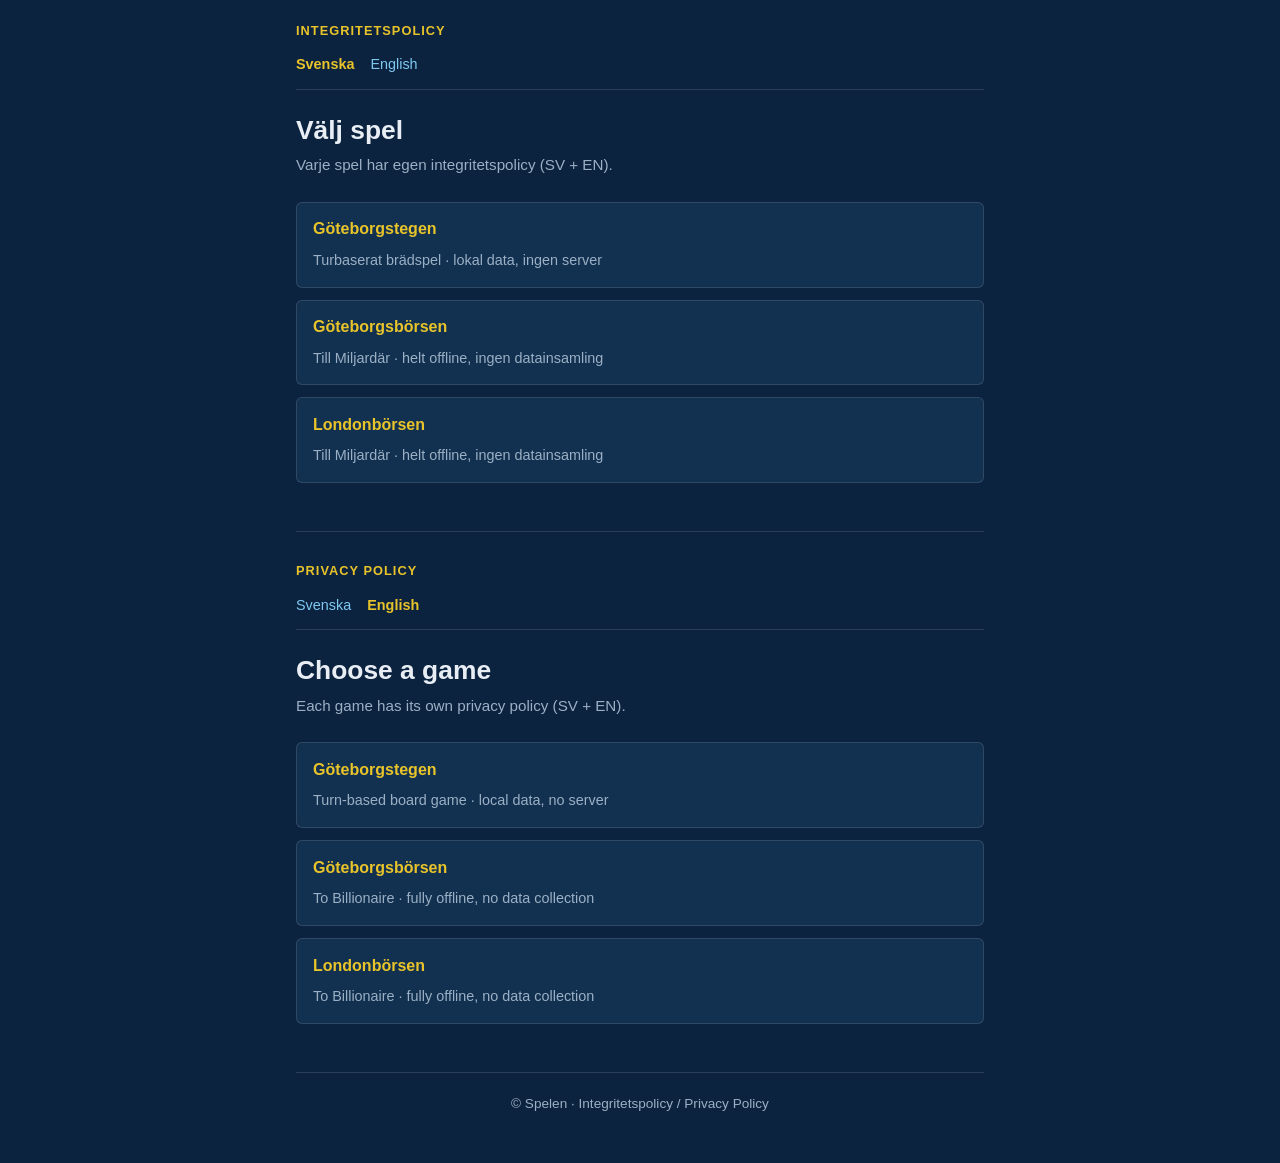
<file: docs/index.html>
<!DOCTYPE html>
<html lang="sv">
<head>
  <meta charset="UTF-8" />
  <meta name="viewport" content="width=device-width, initial-scale=1.0" />
  <title>Integritetspolicy – Spelen</title>
  <meta name="description" content="Integritetspolicyer för Göteborgstegen, Göteborgsbörsen och Londonbörsen. Ingen datainsamling." />
  <link rel="canonical" href="./" />
  <link rel="stylesheet" href="./policy.css" />

  <link rel="icon" href="./favicon.png" type="image/png" />
  <link rel="apple-touch-icon" href="./favicon.png" />

  <meta property="og:title" content="Integritetspolicy – Spelen" />
  <meta property="og:description" content="Integritetspolicyer för Göteborgstegen, Göteborgsbörsen och Londonbörsen." />
  <meta property="og:type" content="website" />
  <meta property="og:url" content="./" />
  <meta property="og:image" content="./og-image.png" />
  <meta property="og:locale" content="sv_SE" />
  <meta property="og:locale:alternate" content="en_US" />

  <meta name="theme-color" content="#0c2340" />
</head>
<body>
  <header>
    <p class="brand">Integritetspolicy</p>
    <nav aria-label="Språk">
      <a href="#sv" aria-current="page">Svenska</a>
      <a href="#en">English</a>
    </nav>
  </header>

  <section id="sv">
    <h1>Välj spel</h1>
    <p class="meta">Varje spel har egen integritetspolicy (SV + EN).</p>

    <ul class="game-list">
      <li>
        <a href="./goteborgstegen.html">
          <strong>Göteborgstegen</strong>
          <span>Turbaserat brädspel · lokal data, ingen server</span>
        </a>
      </li>
      <li>
        <a href="./goteborgsborsen.html">
          <strong>Göteborgsbörsen</strong>
          <span>Till Miljardär · helt offline, ingen datainsamling</span>
        </a>
      </li>
      <li>
        <a href="./londonborsen.html">
          <strong>Londonbörsen</strong>
          <span>Till Miljardär · helt offline, ingen datainsamling</span>
        </a>
      </li>
    </ul>
  </section>

  <div class="lang" id="en">
    <header>
      <p class="brand">Privacy Policy</p>
      <nav aria-label="Language">
        <a href="#sv">Svenska</a>
        <a href="#en" aria-current="page">English</a>
      </nav>
    </header>

    <h1>Choose a game</h1>
    <p class="meta">Each game has its own privacy policy (SV + EN).</p>

    <ul class="game-list">
      <li>
        <a href="./goteborgstegen.html#en">
          <strong>Göteborgstegen</strong>
          <span>Turn-based board game · local data, no server</span>
        </a>
      </li>
      <li>
        <a href="./goteborgsborsen.html#en">
          <strong>Göteborgsbörsen</strong>
          <span>To Billionaire · fully offline, no data collection</span>
        </a>
      </li>
      <li>
        <a href="./londonborsen.html#en">
          <strong>Londonbörsen</strong>
          <span>To Billionaire · fully offline, no data collection</span>
        </a>
      </li>
    </ul>
  </div>

  <footer>
    © Spelen · Integritetspolicy / Privacy Policy
  </footer>
</body>
</html>
</file>
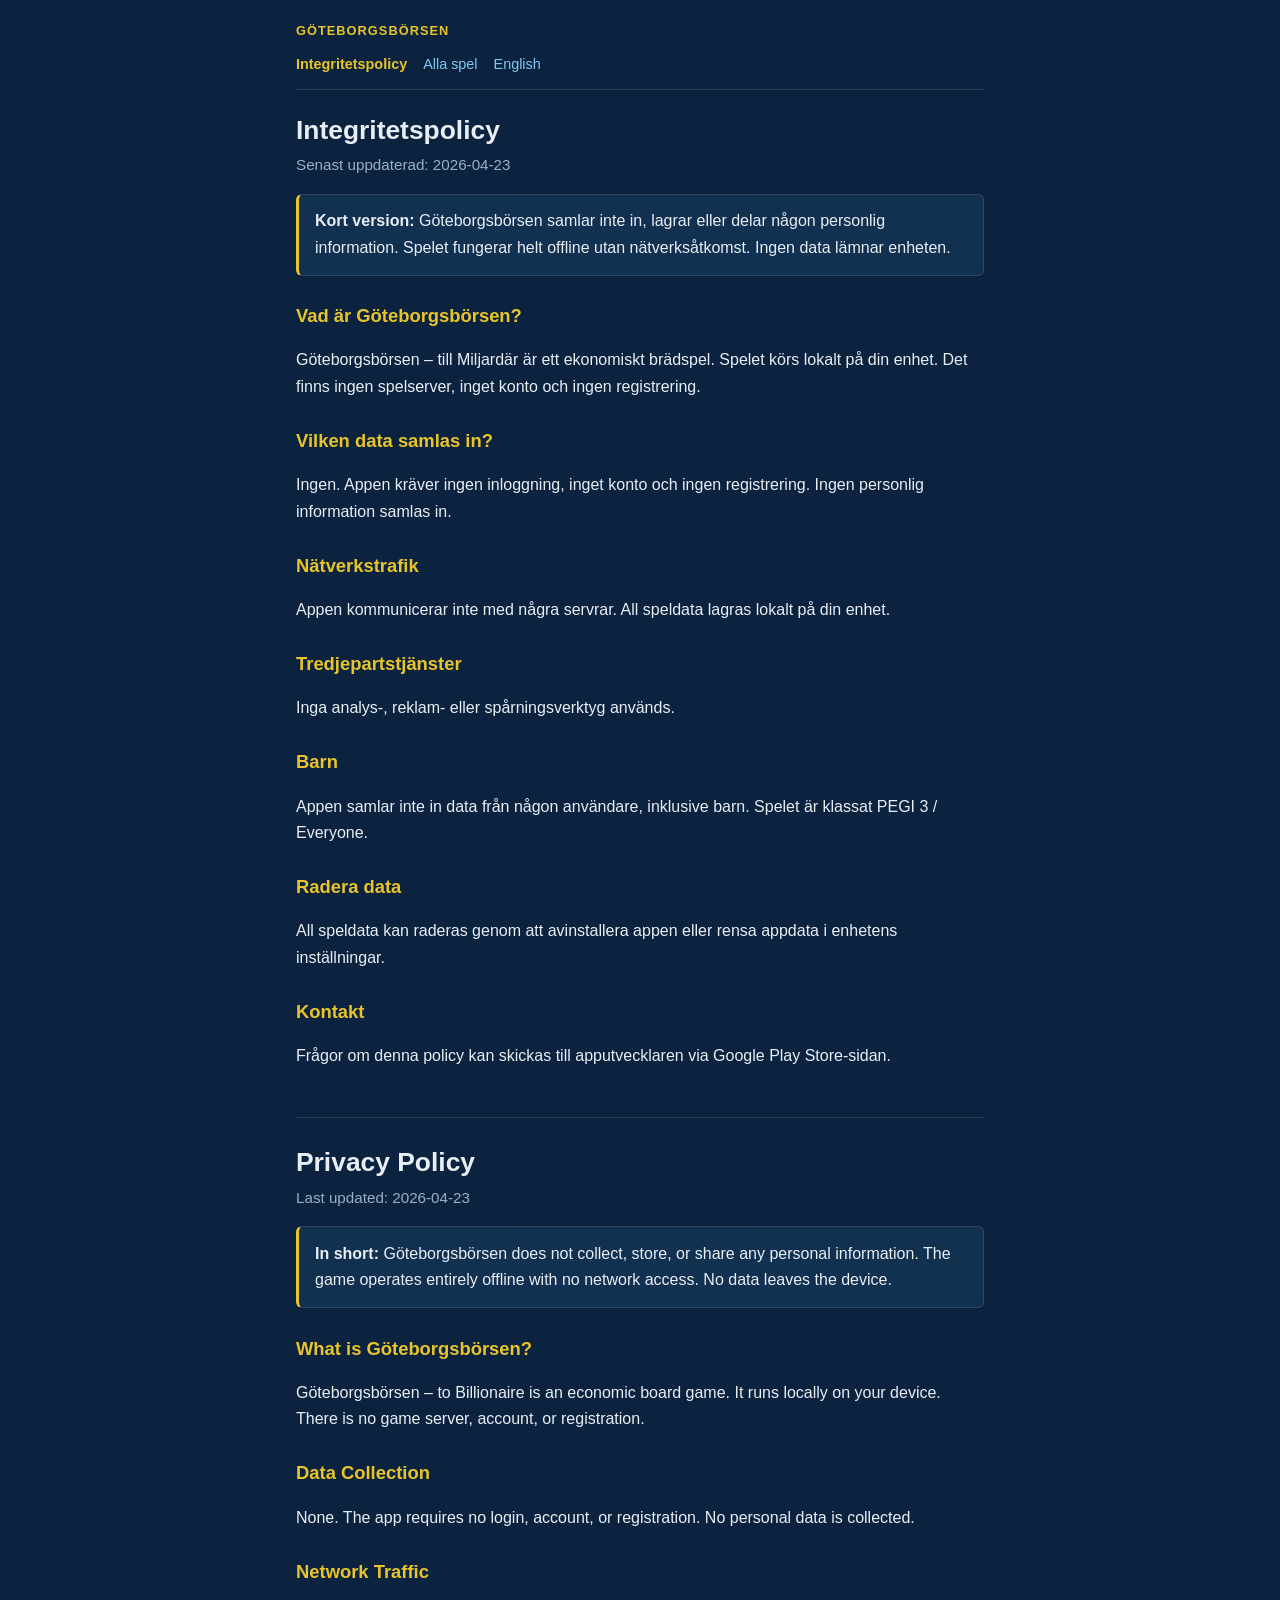
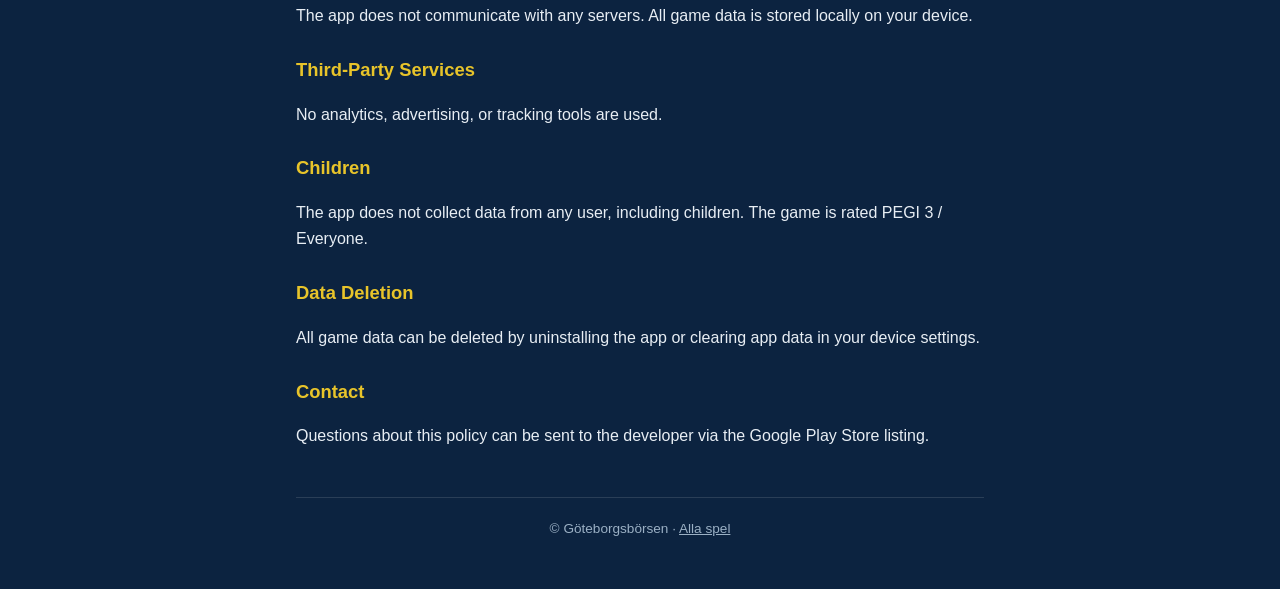
<file: docs/goteborgsborsen.html>
<!DOCTYPE html>
<html lang="sv">
<head>
  <meta charset="UTF-8" />
  <meta name="viewport" content="width=device-width, initial-scale=1.0" />
  <title>Integritetspolicy – Göteborgsbörsen</title>
  <meta name="description" content="Integritetspolicy för Göteborgsbörsen – till Miljardär. Ingen datainsamling, helt offline." />
  <link rel="canonical" href="./goteborgsborsen.html" />
  <link rel="stylesheet" href="./policy.css" />

  <link rel="icon" href="./favicon.png" type="image/png" />
  <link rel="apple-touch-icon" href="./favicon.png" />

  <meta property="og:title" content="Integritetspolicy – Göteborgsbörsen" />
  <meta property="og:description" content="Göteborgsbörsen – till Miljardär samlar ingen data. Spelet fungerar helt offline." />
  <meta property="og:type" content="website" />
  <meta property="og:url" content="./goteborgsborsen.html" />
  <meta property="og:image" content="./og-image.png" />
  <meta property="og:image:width" content="1200" />
  <meta property="og:image:height" content="630" />
  <meta property="og:locale" content="sv_SE" />
  <meta property="og:locale:alternate" content="en_US" />
  <meta property="og:site_name" content="Göteborgsbörsen" />

  <meta name="twitter:card" content="summary_large_image" />
  <meta name="twitter:title" content="Integritetspolicy – Göteborgsbörsen" />
  <meta name="twitter:description" content="Göteborgsbörsen – till Miljardär samlar ingen data. Spelet fungerar helt offline." />
  <meta name="twitter:image" content="./og-image.png" />

  <meta name="theme-color" content="#0c2340" />
</head>
<body>
  <header>
    <p class="brand">Göteborgsbörsen</p>
    <nav aria-label="Dokument">
      <a href="./goteborgsborsen.html" aria-current="page">Integritetspolicy</a>
      <a href="./">Alla spel</a>
      <a href="#en">English</a>
    </nav>
  </header>

  <h1 id="sv">Integritetspolicy</h1>
  <p class="meta">Senast uppdaterad: 2026-04-23</p>

  <p class="summary"><strong>Kort version:</strong> Göteborgsbörsen samlar inte in, lagrar eller delar någon personlig information. Spelet fungerar helt offline utan nätverksåtkomst. Ingen data lämnar enheten.</p>

  <h2>Vad är Göteborgsbörsen?</h2>
  <p>Göteborgsbörsen – till Miljardär är ett ekonomiskt brädspel. Spelet körs lokalt på din enhet. Det finns ingen spelserver, inget konto och ingen registrering.</p>

  <h2>Vilken data samlas in?</h2>
  <p>Ingen. Appen kräver ingen inloggning, inget konto och ingen registrering. Ingen personlig information samlas in.</p>

  <h2>Nätverkstrafik</h2>
  <p>Appen kommunicerar inte med några servrar. All speldata lagras lokalt på din enhet.</p>

  <h2>Tredjepartstjänster</h2>
  <p>Inga analys-, reklam- eller spårningsverktyg används.</p>

  <h2>Barn</h2>
  <p>Appen samlar inte in data från någon användare, inklusive barn. Spelet är klassat PEGI 3 / Everyone.</p>

  <h2>Radera data</h2>
  <p>All speldata kan raderas genom att avinstallera appen eller rensa appdata i enhetens inställningar.</p>

  <h2>Kontakt</h2>
  <p>Frågor om denna policy kan skickas till apputvecklaren via Google Play Store-sidan.</p>

  <div class="lang" id="en">
    <h1>Privacy Policy</h1>
    <p class="meta">Last updated: 2026-04-23</p>

    <p class="summary"><strong>In short:</strong> Göteborgsbörsen does not collect, store, or share any personal information. The game operates entirely offline with no network access. No data leaves the device.</p>

    <h2>What is Göteborgsbörsen?</h2>
    <p>Göteborgsbörsen – to Billionaire is an economic board game. It runs locally on your device. There is no game server, account, or registration.</p>

    <h2>Data Collection</h2>
    <p>None. The app requires no login, account, or registration. No personal data is collected.</p>

    <h2>Network Traffic</h2>
    <p>The app does not communicate with any servers. All game data is stored locally on your device.</p>

    <h2>Third-Party Services</h2>
    <p>No analytics, advertising, or tracking tools are used.</p>

    <h2>Children</h2>
    <p>The app does not collect data from any user, including children. The game is rated PEGI 3 / Everyone.</p>

    <h2>Data Deletion</h2>
    <p>All game data can be deleted by uninstalling the app or clearing app data in your device settings.</p>

    <h2>Contact</h2>
    <p>Questions about this policy can be sent to the developer via the Google Play Store listing.</p>
  </div>

  <footer>
    © Göteborgsbörsen · <a href="./">Alla spel</a>
  </footer>
</body>
</html>
</file>
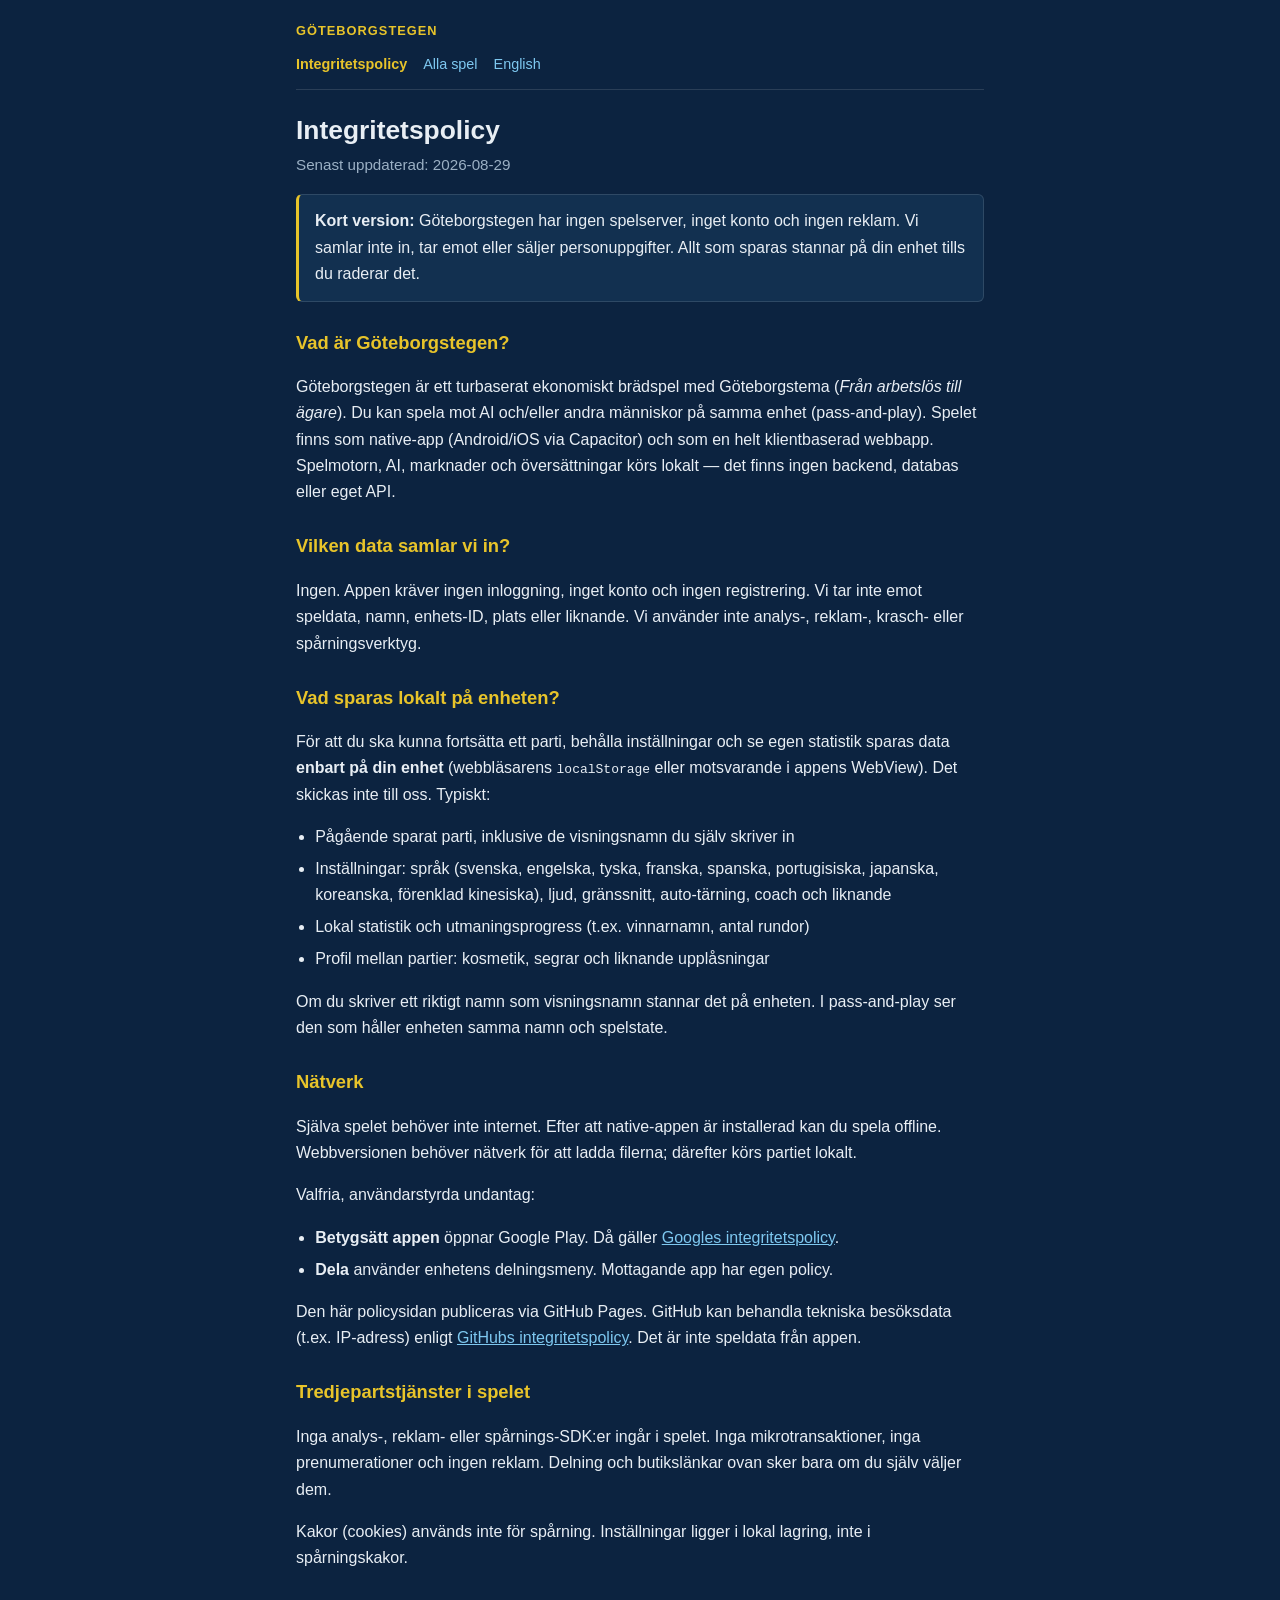
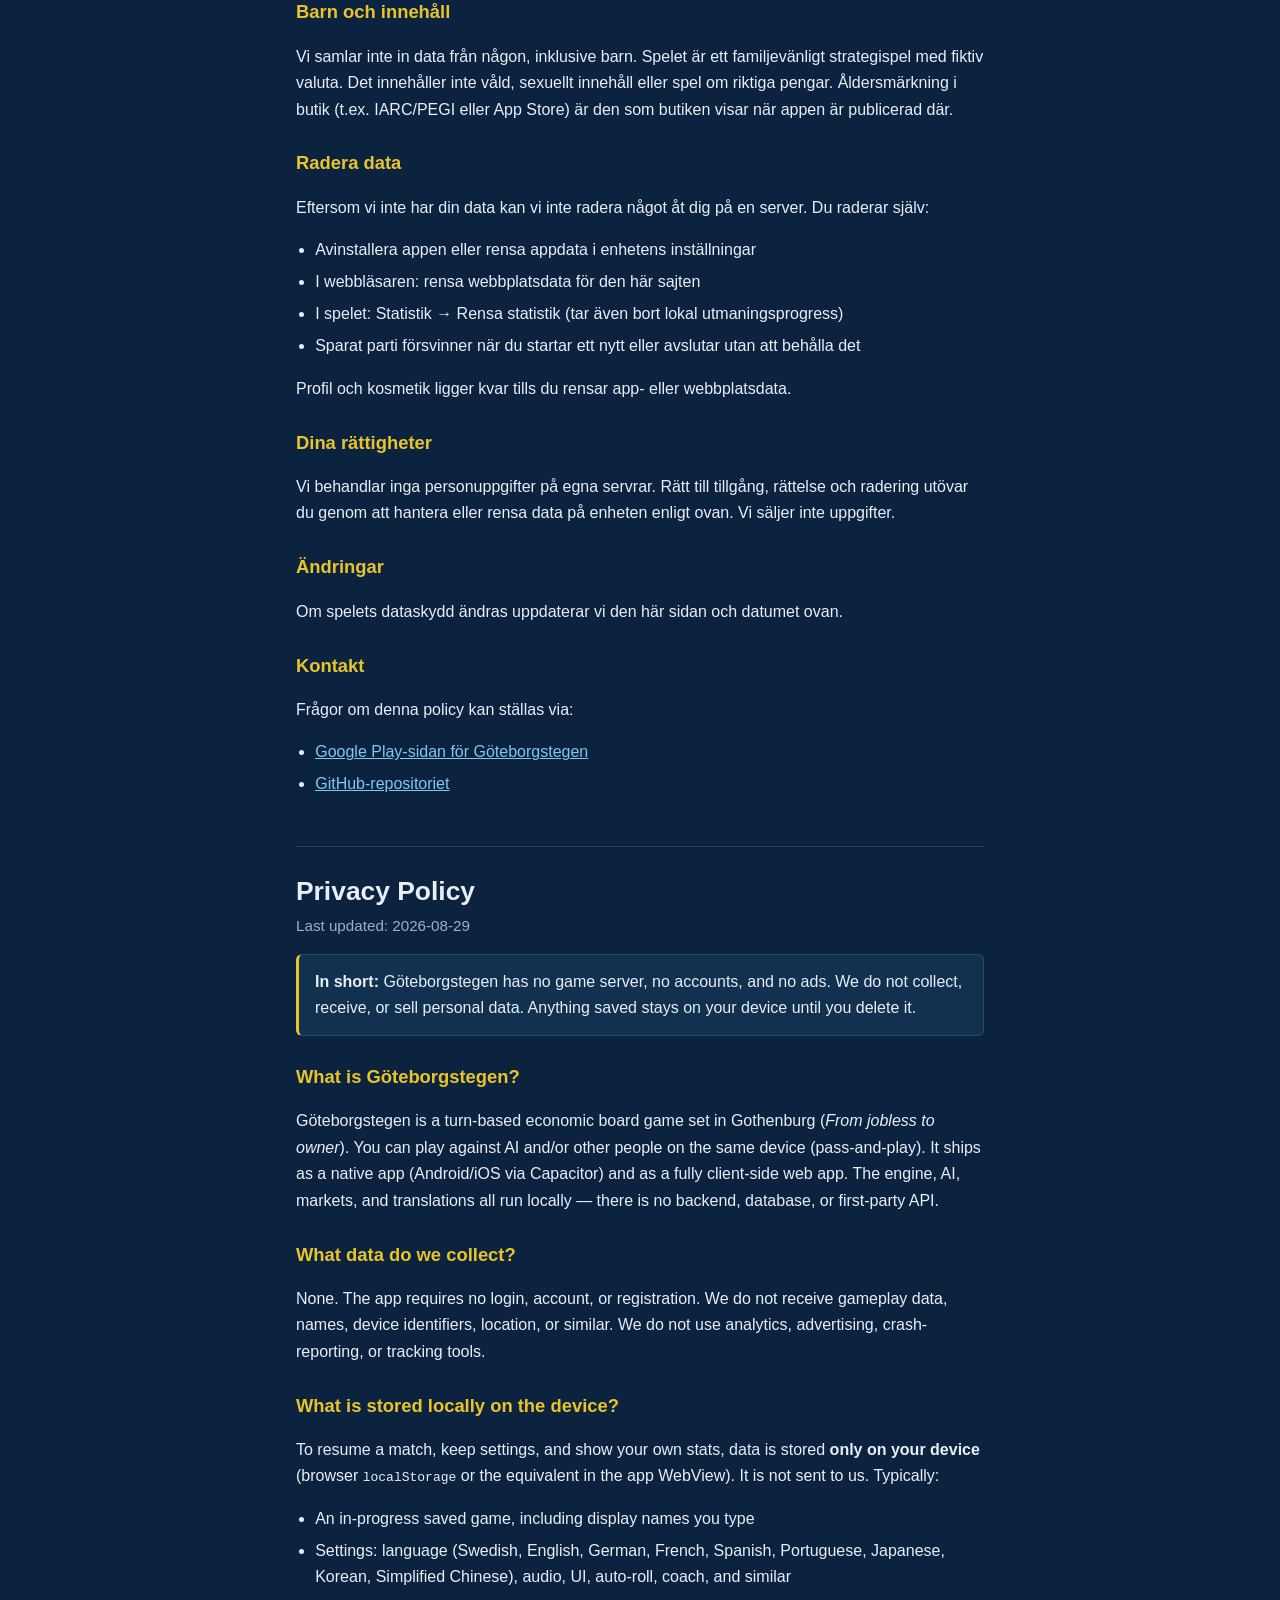
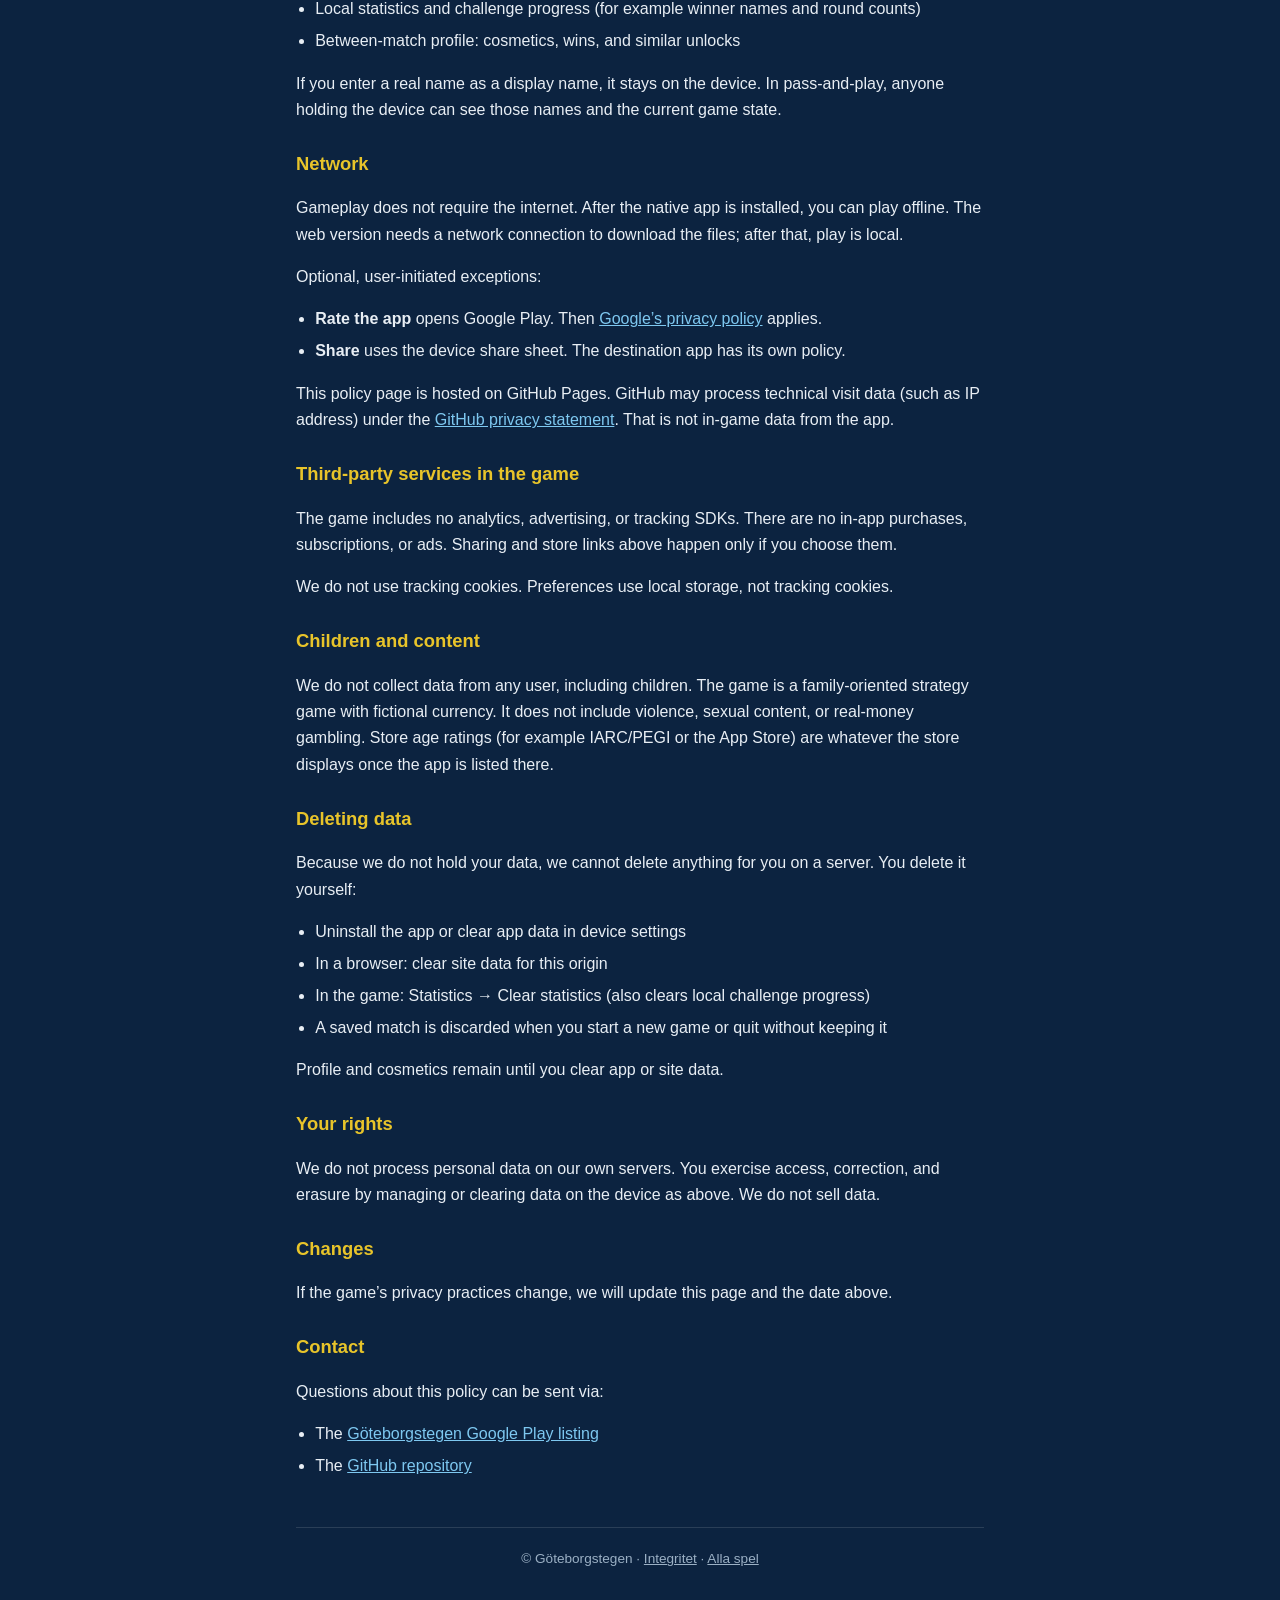
<file: docs/goteborgstegen.html>
<!DOCTYPE html>
<html lang="sv">
<head>
  <meta charset="UTF-8" />
  <meta name="viewport" content="width=device-width, initial-scale=1.0" />
  <title>Integritetspolicy – Göteborgstegen</title>
  <meta name="description" content="Integritetspolicy för Göteborgstegen. Spelet körs lokalt på enheten, utan konto, reklam, analys eller insamling av personuppgifter." />
  <link rel="canonical" href="./goteborgstegen.html" />
  <link rel="stylesheet" href="./policy.css" />

  <link rel="icon" href="./favicon.png" type="image/png" />
  <link rel="apple-touch-icon" href="./favicon.png" />

  <meta property="og:title" content="Integritetspolicy – Göteborgstegen" />
  <meta property="og:description" content="Göteborgstegen samlar ingen personlig data. Spelet körs lokalt på din enhet, utan konto, reklam eller spårning." />
  <meta property="og:type" content="website" />
  <meta property="og:url" content="./goteborgstegen.html" />
  <meta property="og:image" content="./og-image.png" />
  <meta property="og:image:width" content="1200" />
  <meta property="og:image:height" content="630" />
  <meta property="og:locale" content="sv_SE" />
  <meta property="og:locale:alternate" content="en_US" />
  <meta property="og:site_name" content="Göteborgstegen" />

  <meta name="twitter:card" content="summary_large_image" />
  <meta name="twitter:title" content="Integritetspolicy – Göteborgstegen" />
  <meta name="twitter:description" content="Göteborgstegen samlar ingen personlig data. Spelet körs lokalt på din enhet." />
  <meta name="twitter:image" content="./og-image.png" />

  <meta name="theme-color" content="#0c2340" />
</head>
<body>
  <header>
    <p class="brand">Göteborgstegen</p>
    <nav aria-label="Dokument">
      <a href="./goteborgstegen.html" aria-current="page">Integritetspolicy</a>
      <a href="./">Alla spel</a>
      <a href="#en">English</a>
    </nav>
  </header>

  <h1 id="sv">Integritetspolicy</h1>
  <p class="meta">Senast uppdaterad: 2026-08-29</p>

  <p class="summary"><strong>Kort version:</strong> Göteborgstegen har ingen spelserver, inget konto och ingen reklam. Vi samlar inte in, tar emot eller säljer personuppgifter. Allt som sparas stannar på din enhet tills du raderar det.</p>

  <h2>Vad är Göteborgstegen?</h2>
  <p>Göteborgstegen är ett turbaserat ekonomiskt brädspel med Göteborgstema (<em>Från arbetslös till ägare</em>). Du kan spela mot AI och/eller andra människor på samma enhet (pass-and-play). Spelet finns som native-app (Android/iOS via Capacitor) och som en helt klientbaserad webbapp. Spelmotorn, AI, marknader och översättningar körs lokalt — det finns ingen backend, databas eller eget API.</p>

  <h2>Vilken data samlar vi in?</h2>
  <p>Ingen. Appen kräver ingen inloggning, inget konto och ingen registrering. Vi tar inte emot speldata, namn, enhets-ID, plats eller liknande. Vi använder inte analys-, reklam-, krasch- eller spårningsverktyg.</p>

  <h2>Vad sparas lokalt på enheten?</h2>
  <p>För att du ska kunna fortsätta ett parti, behålla inställningar och se egen statistik sparas data <strong>enbart på din enhet</strong> (webbläsarens <code>localStorage</code> eller motsvarande i appens WebView). Det skickas inte till oss. Typiskt:</p>
  <ul>
    <li>Pågående sparat parti, inklusive de visningsnamn du själv skriver in</li>
    <li>Inställningar: språk (svenska, engelska, tyska, franska, spanska, portugisiska, japanska, koreanska, förenklad kinesiska), ljud, gränssnitt, auto-tärning, coach och liknande</li>
    <li>Lokal statistik och utmaningsprogress (t.ex. vinnarnamn, antal rundor)</li>
    <li>Profil mellan partier: kosmetik, segrar och liknande upplåsningar</li>
  </ul>
  <p>Om du skriver ett riktigt namn som visningsnamn stannar det på enheten. I pass-and-play ser den som håller enheten samma namn och spelstate.</p>

  <h2>Nätverk</h2>
  <p>Själva spelet behöver inte internet. Efter att native-appen är installerad kan du spela offline. Webbversionen behöver nätverk för att ladda filerna; därefter körs partiet lokalt.</p>
  <p>Valfria, användarstyrda undantag:</p>
  <ul>
    <li><strong>Betygsätt appen</strong> öppnar Google Play. Då gäller <a href="https://policies.google.com/privacy">Googles integritetspolicy</a>.</li>
    <li><strong>Dela</strong> använder enhetens delningsmeny. Mottagande app har egen policy.</li>
  </ul>
  <p>Den här policysidan publiceras via GitHub Pages. GitHub kan behandla tekniska besöksdata (t.ex. IP-adress) enligt <a href="https://docs.github.com/site-policy/privacy-policies/github-general-privacy-statement">GitHubs integritetspolicy</a>. Det är inte speldata från appen.</p>

  <h2>Tredjepartstjänster i spelet</h2>
  <p>Inga analys-, reklam- eller spårnings-SDK:er ingår i spelet. Inga mikrotransaktioner, inga prenumerationer och ingen reklam. Delning och butikslänkar ovan sker bara om du själv väljer dem.</p>
  <p>Kakor (cookies) används inte för spårning. Inställningar ligger i lokal lagring, inte i spårningskakor.</p>

  <h2>Barn och innehåll</h2>
  <p>Vi samlar inte in data från någon, inklusive barn. Spelet är ett familjevänligt strategispel med fiktiv valuta. Det innehåller inte våld, sexuellt innehåll eller spel om riktiga pengar. Åldersmärkning i butik (t.ex. IARC/PEGI eller App Store) är den som butiken visar när appen är publicerad där.</p>

  <h2>Radera data</h2>
  <p>Eftersom vi inte har din data kan vi inte radera något åt dig på en server. Du raderar själv:</p>
  <ul>
    <li>Avinstallera appen eller rensa appdata i enhetens inställningar</li>
    <li>I webbläsaren: rensa webbplatsdata för den här sajten</li>
    <li>I spelet: Statistik → Rensa statistik (tar även bort lokal utmaningsprogress)</li>
    <li>Sparat parti försvinner när du startar ett nytt eller avslutar utan att behålla det</li>
  </ul>
  <p>Profil och kosmetik ligger kvar tills du rensar app- eller webbplatsdata.</p>

  <h2>Dina rättigheter</h2>
  <p>Vi behandlar inga personuppgifter på egna servrar. Rätt till tillgång, rättelse och radering utövar du genom att hantera eller rensa data på enheten enligt ovan. Vi säljer inte uppgifter.</p>

  <h2>Ändringar</h2>
  <p>Om spelets dataskydd ändras uppdaterar vi den här sidan och datumet ovan.</p>

  <h2>Kontakt</h2>
  <p>Frågor om denna policy kan ställas via:</p>
  <ul>
    <li><a href="https://play.google.com/store/apps/details?id=com.gothenburgstockexchange.game">Google Play-sidan för Göteborgstegen</a></li>
    <li><a href="https://github.com/rikardo-pri/g-teborgstegen">GitHub-repositoriet</a></li>
  </ul>

  <div class="lang" id="en">
    <h1>Privacy Policy</h1>
    <p class="meta">Last updated: 2026-08-29</p>

    <p class="summary"><strong>In short:</strong> Göteborgstegen has no game server, no accounts, and no ads. We do not collect, receive, or sell personal data. Anything saved stays on your device until you delete it.</p>

    <h2>What is Göteborgstegen?</h2>
    <p>Göteborgstegen is a turn-based economic board game set in Gothenburg (<em>From jobless to owner</em>). You can play against AI and/or other people on the same device (pass-and-play). It ships as a native app (Android/iOS via Capacitor) and as a fully client-side web app. The engine, AI, markets, and translations all run locally — there is no backend, database, or first-party API.</p>

    <h2>What data do we collect?</h2>
    <p>None. The app requires no login, account, or registration. We do not receive gameplay data, names, device identifiers, location, or similar. We do not use analytics, advertising, crash-reporting, or tracking tools.</p>

    <h2>What is stored locally on the device?</h2>
    <p>To resume a match, keep settings, and show your own stats, data is stored <strong>only on your device</strong> (browser <code>localStorage</code> or the equivalent in the app WebView). It is not sent to us. Typically:</p>
    <ul>
      <li>An in-progress saved game, including display names you type</li>
      <li>Settings: language (Swedish, English, German, French, Spanish, Portuguese, Japanese, Korean, Simplified Chinese), audio, UI, auto-roll, coach, and similar</li>
      <li>Local statistics and challenge progress (for example winner names and round counts)</li>
      <li>Between-match profile: cosmetics, wins, and similar unlocks</li>
    </ul>
    <p>If you enter a real name as a display name, it stays on the device. In pass-and-play, anyone holding the device can see those names and the current game state.</p>

    <h2>Network</h2>
    <p>Gameplay does not require the internet. After the native app is installed, you can play offline. The web version needs a network connection to download the files; after that, play is local.</p>
    <p>Optional, user-initiated exceptions:</p>
    <ul>
      <li><strong>Rate the app</strong> opens Google Play. Then <a href="https://policies.google.com/privacy">Google’s privacy policy</a> applies.</li>
      <li><strong>Share</strong> uses the device share sheet. The destination app has its own policy.</li>
    </ul>
    <p>This policy page is hosted on GitHub Pages. GitHub may process technical visit data (such as IP address) under the <a href="https://docs.github.com/site-policy/privacy-policies/github-general-privacy-statement">GitHub privacy statement</a>. That is not in-game data from the app.</p>

    <h2>Third-party services in the game</h2>
    <p>The game includes no analytics, advertising, or tracking SDKs. There are no in-app purchases, subscriptions, or ads. Sharing and store links above happen only if you choose them.</p>
    <p>We do not use tracking cookies. Preferences use local storage, not tracking cookies.</p>

    <h2>Children and content</h2>
    <p>We do not collect data from any user, including children. The game is a family-oriented strategy game with fictional currency. It does not include violence, sexual content, or real-money gambling. Store age ratings (for example IARC/PEGI or the App Store) are whatever the store displays once the app is listed there.</p>

    <h2>Deleting data</h2>
    <p>Because we do not hold your data, we cannot delete anything for you on a server. You delete it yourself:</p>
    <ul>
      <li>Uninstall the app or clear app data in device settings</li>
      <li>In a browser: clear site data for this origin</li>
      <li>In the game: Statistics → Clear statistics (also clears local challenge progress)</li>
      <li>A saved match is discarded when you start a new game or quit without keeping it</li>
    </ul>
    <p>Profile and cosmetics remain until you clear app or site data.</p>

    <h2>Your rights</h2>
    <p>We do not process personal data on our own servers. You exercise access, correction, and erasure by managing or clearing data on the device as above. We do not sell data.</p>

    <h2>Changes</h2>
    <p>If the game’s privacy practices change, we will update this page and the date above.</p>

    <h2>Contact</h2>
    <p>Questions about this policy can be sent via:</p>
    <ul>
      <li>The <a href="https://play.google.com/store/apps/details?id=com.gothenburgstockexchange.game">Göteborgstegen Google Play listing</a></li>
      <li>The <a href="https://github.com/rikardo-pri/g-teborgstegen">GitHub repository</a></li>
    </ul>
  </div>

  <footer>
    © Göteborgstegen · <a href="./goteborgstegen.html">Integritet</a> · <a href="./">Alla spel</a>
  </footer>
</body>
</html>
</file>
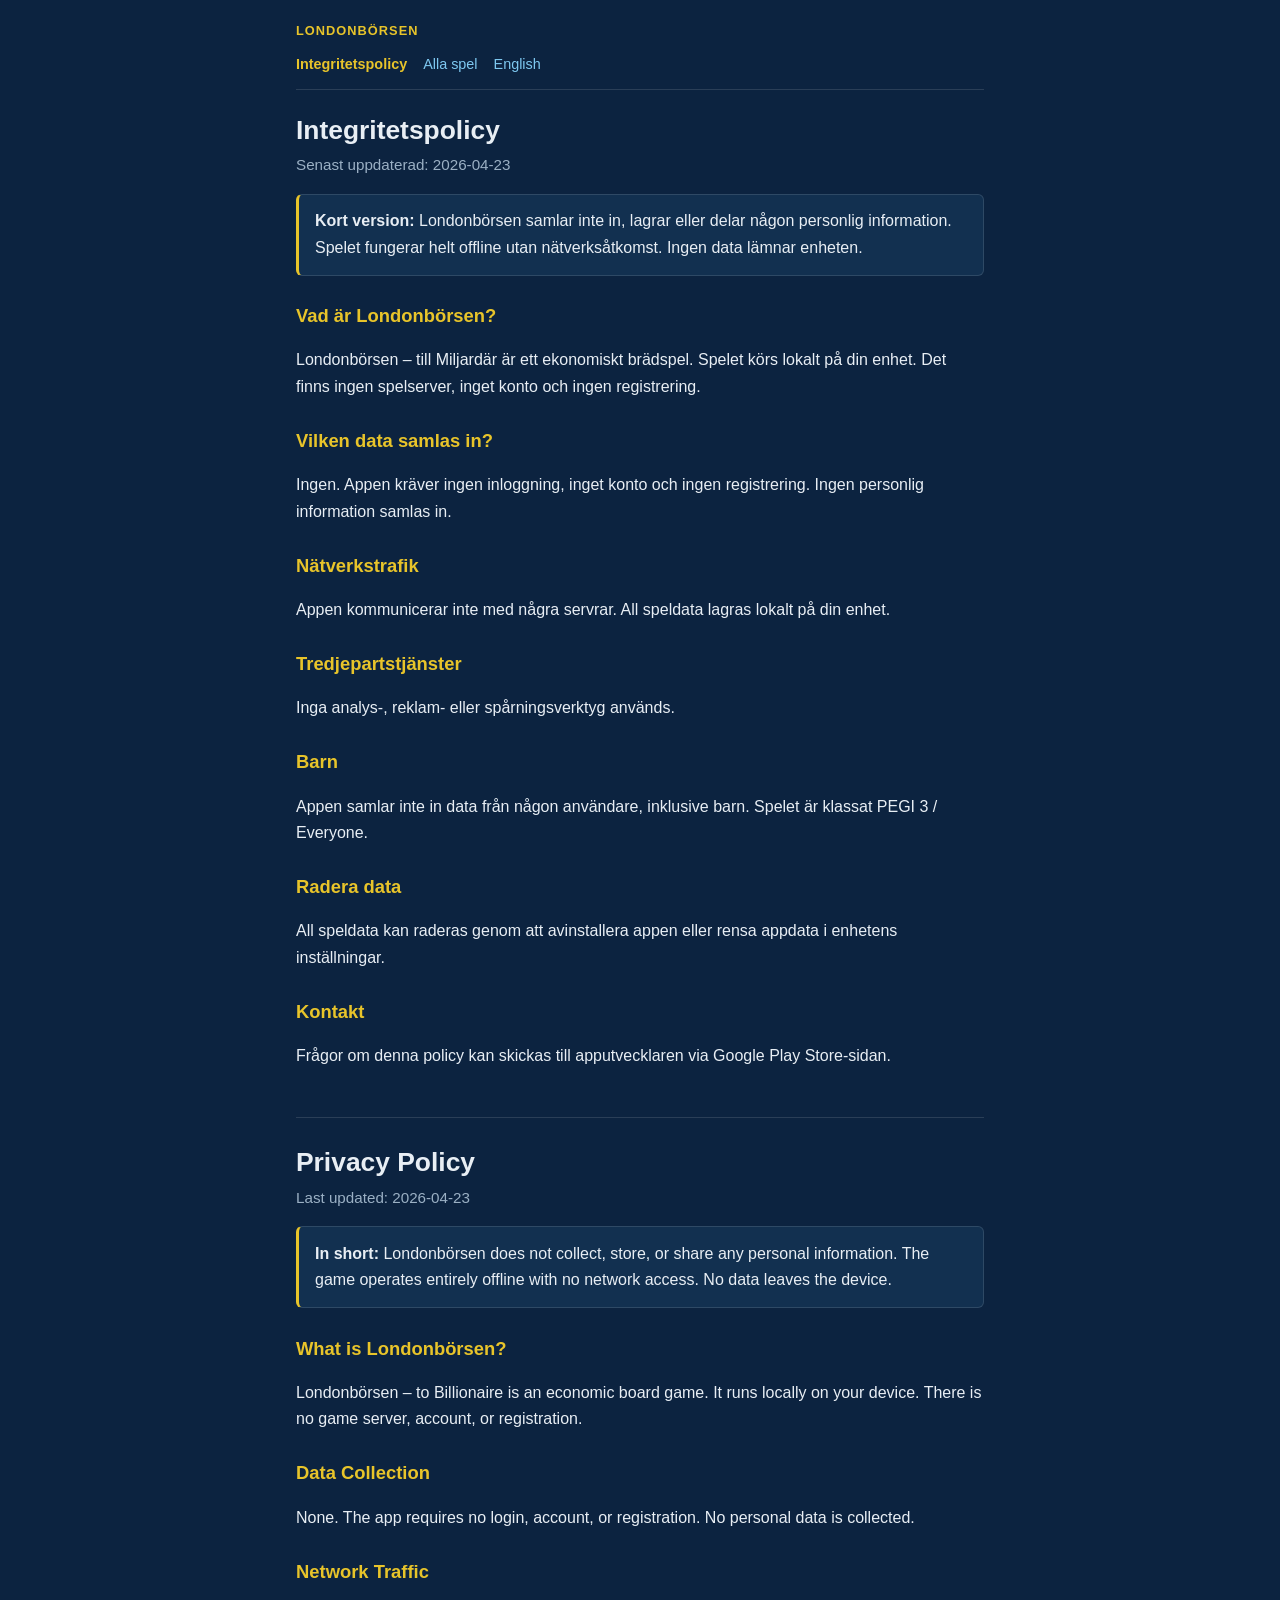
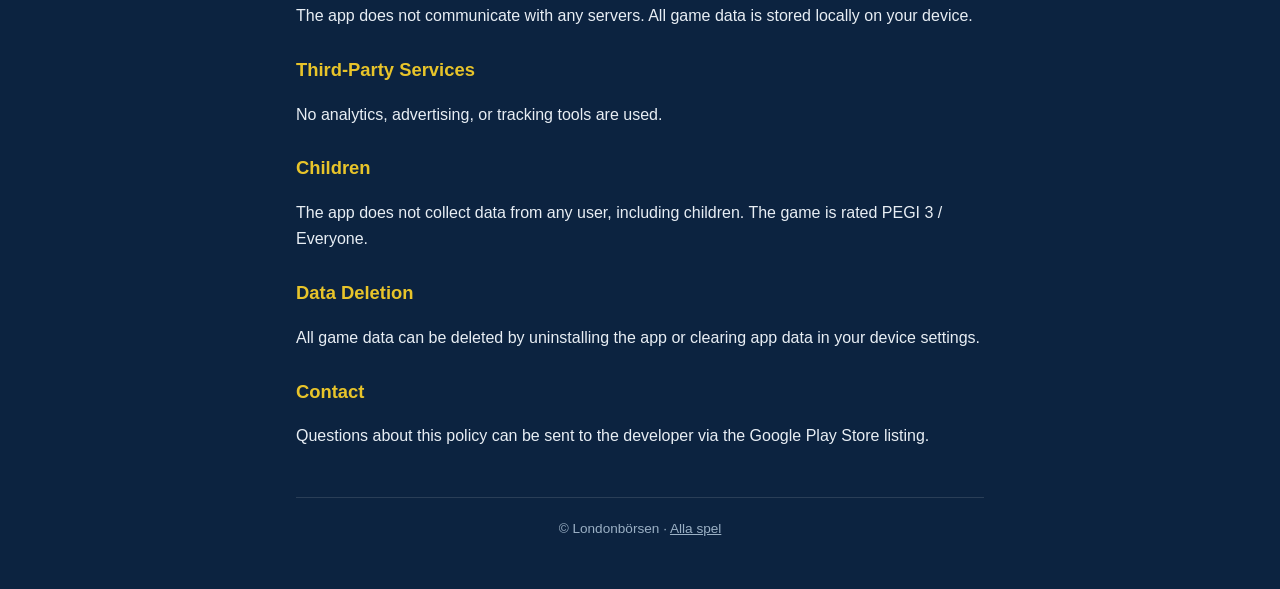
<file: docs/londonborsen.html>
<!DOCTYPE html>
<html lang="sv">
<head>
  <meta charset="UTF-8" />
  <meta name="viewport" content="width=device-width, initial-scale=1.0" />
  <title>Integritetspolicy – Londonbörsen</title>
  <meta name="description" content="Integritetspolicy för Londonbörsen – till Miljardär. Ingen datainsamling, helt offline." />
  <link rel="canonical" href="./londonborsen.html" />
  <link rel="stylesheet" href="./policy.css" />

  <link rel="icon" href="./favicon.png" type="image/png" />
  <link rel="apple-touch-icon" href="./favicon.png" />

  <meta property="og:title" content="Integritetspolicy – Londonbörsen" />
  <meta property="og:description" content="Londonbörsen – till Miljardär samlar ingen data. Spelet fungerar helt offline." />
  <meta property="og:type" content="website" />
  <meta property="og:url" content="./londonborsen.html" />
  <meta property="og:image" content="./og-image.png" />
  <meta property="og:image:width" content="1200" />
  <meta property="og:image:height" content="630" />
  <meta property="og:locale" content="sv_SE" />
  <meta property="og:locale:alternate" content="en_US" />
  <meta property="og:site_name" content="Londonbörsen" />

  <meta name="twitter:card" content="summary_large_image" />
  <meta name="twitter:title" content="Integritetspolicy – Londonbörsen" />
  <meta name="twitter:description" content="Londonbörsen – till Miljardär samlar ingen data. Spelet fungerar helt offline." />
  <meta name="twitter:image" content="./og-image.png" />

  <meta name="theme-color" content="#0c2340" />
</head>
<body>
  <header>
    <p class="brand">Londonbörsen</p>
    <nav aria-label="Dokument">
      <a href="./londonborsen.html" aria-current="page">Integritetspolicy</a>
      <a href="./">Alla spel</a>
      <a href="#en">English</a>
    </nav>
  </header>

  <h1 id="sv">Integritetspolicy</h1>
  <p class="meta">Senast uppdaterad: 2026-04-23</p>

  <p class="summary"><strong>Kort version:</strong> Londonbörsen samlar inte in, lagrar eller delar någon personlig information. Spelet fungerar helt offline utan nätverksåtkomst. Ingen data lämnar enheten.</p>

  <h2>Vad är Londonbörsen?</h2>
  <p>Londonbörsen – till Miljardär är ett ekonomiskt brädspel. Spelet körs lokalt på din enhet. Det finns ingen spelserver, inget konto och ingen registrering.</p>

  <h2>Vilken data samlas in?</h2>
  <p>Ingen. Appen kräver ingen inloggning, inget konto och ingen registrering. Ingen personlig information samlas in.</p>

  <h2>Nätverkstrafik</h2>
  <p>Appen kommunicerar inte med några servrar. All speldata lagras lokalt på din enhet.</p>

  <h2>Tredjepartstjänster</h2>
  <p>Inga analys-, reklam- eller spårningsverktyg används.</p>

  <h2>Barn</h2>
  <p>Appen samlar inte in data från någon användare, inklusive barn. Spelet är klassat PEGI 3 / Everyone.</p>

  <h2>Radera data</h2>
  <p>All speldata kan raderas genom att avinstallera appen eller rensa appdata i enhetens inställningar.</p>

  <h2>Kontakt</h2>
  <p>Frågor om denna policy kan skickas till apputvecklaren via Google Play Store-sidan.</p>

  <div class="lang" id="en">
    <h1>Privacy Policy</h1>
    <p class="meta">Last updated: 2026-04-23</p>

    <p class="summary"><strong>In short:</strong> Londonbörsen does not collect, store, or share any personal information. The game operates entirely offline with no network access. No data leaves the device.</p>

    <h2>What is Londonbörsen?</h2>
    <p>Londonbörsen – to Billionaire is an economic board game. It runs locally on your device. There is no game server, account, or registration.</p>

    <h2>Data Collection</h2>
    <p>None. The app requires no login, account, or registration. No personal data is collected.</p>

    <h2>Network Traffic</h2>
    <p>The app does not communicate with any servers. All game data is stored locally on your device.</p>

    <h2>Third-Party Services</h2>
    <p>No analytics, advertising, or tracking tools are used.</p>

    <h2>Children</h2>
    <p>The app does not collect data from any user, including children. The game is rated PEGI 3 / Everyone.</p>

    <h2>Data Deletion</h2>
    <p>All game data can be deleted by uninstalling the app or clearing app data in your device settings.</p>

    <h2>Contact</h2>
    <p>Questions about this policy can be sent to the developer via the Google Play Store listing.</p>
  </div>

  <footer>
    © Londonbörsen · <a href="./">Alla spel</a>
  </footer>
</body>
</html>
</file>
<file: docs/policy.css>
/* Shared styles for GitHub Pages legal docs (privacy + terms). */
:root {
  --navy: #0c2340;
  --navy-raised: #123050;
  --ink: #e8eef4;
  --muted: #9bb0c4;
  --gold: #e8c42a;
  --link: #7ec8f0;
  --line: rgba(255, 255, 255, 0.12);
}

* { box-sizing: border-box; }

html { scroll-behavior: smooth; }

body {
  font-family: -apple-system, BlinkMacSystemFont, "Segoe UI", Roboto, sans-serif;
  max-width: 720px;
  margin: 0 auto;
  padding: 1.25rem 1rem 3rem;
  line-height: 1.65;
  color: var(--ink);
  background: var(--navy);
}

header {
  margin-bottom: 1.5rem;
}

.brand {
  font-size: 0.8rem;
  letter-spacing: 0.08em;
  text-transform: uppercase;
  color: var(--gold);
  font-weight: 700;
  margin: 0 0 0.35rem;
}

nav {
  display: flex;
  flex-wrap: wrap;
  gap: 0.5rem 1rem;
  margin: 0.75rem 0 1.25rem;
  padding-bottom: 0.75rem;
  border-bottom: 1px solid var(--line);
  font-size: 0.9rem;
}

nav a {
  color: var(--link);
  text-decoration: none;
}

nav a[aria-current="page"] {
  color: var(--gold);
  font-weight: 600;
}

nav a:hover { text-decoration: underline; }

h1 {
  font-size: 1.65rem;
  line-height: 1.25;
  margin: 0 0 0.35rem;
}

h2 {
  font-size: 1.15rem;
  margin-top: 1.6rem;
  margin-bottom: 0.4rem;
  color: var(--gold);
}

p, li { color: var(--ink); }

ul { padding-left: 1.2rem; }

li { margin: 0.35rem 0; }

a { color: var(--link); }

.meta {
  color: var(--muted);
  font-size: 0.95rem;
  margin: 0.25rem 0 1rem;
}

.summary {
  background: var(--navy-raised);
  border: 1px solid var(--line);
  border-left: 3px solid var(--gold);
  padding: 0.85rem 1rem;
  border-radius: 6px;
}

.lang {
  margin-top: 3rem;
  border-top: 1px solid var(--line);
  padding-top: 1.75rem;
}

.game-list {
  list-style: none;
  padding: 0;
  margin: 1.5rem 0 0;
}

.game-list li {
  margin: 0 0 0.75rem;
}

.game-list a {
  display: block;
  padding: 0.85rem 1rem;
  background: var(--navy-raised);
  border: 1px solid var(--line);
  border-radius: 6px;
  text-decoration: none;
  color: var(--ink);
}

.game-list a:hover {
  border-color: var(--gold);
}

.game-list strong {
  display: block;
  color: var(--gold);
  margin-bottom: 0.25rem;
}

.game-list span {
  font-size: 0.9rem;
  color: var(--muted);
}

footer {
  margin-top: 3rem;
  font-size: 0.85rem;
  color: var(--muted);
  text-align: center;
  border-top: 1px solid var(--line);
  padding-top: 1.25rem;
}

footer a { color: var(--muted); }
</file>
